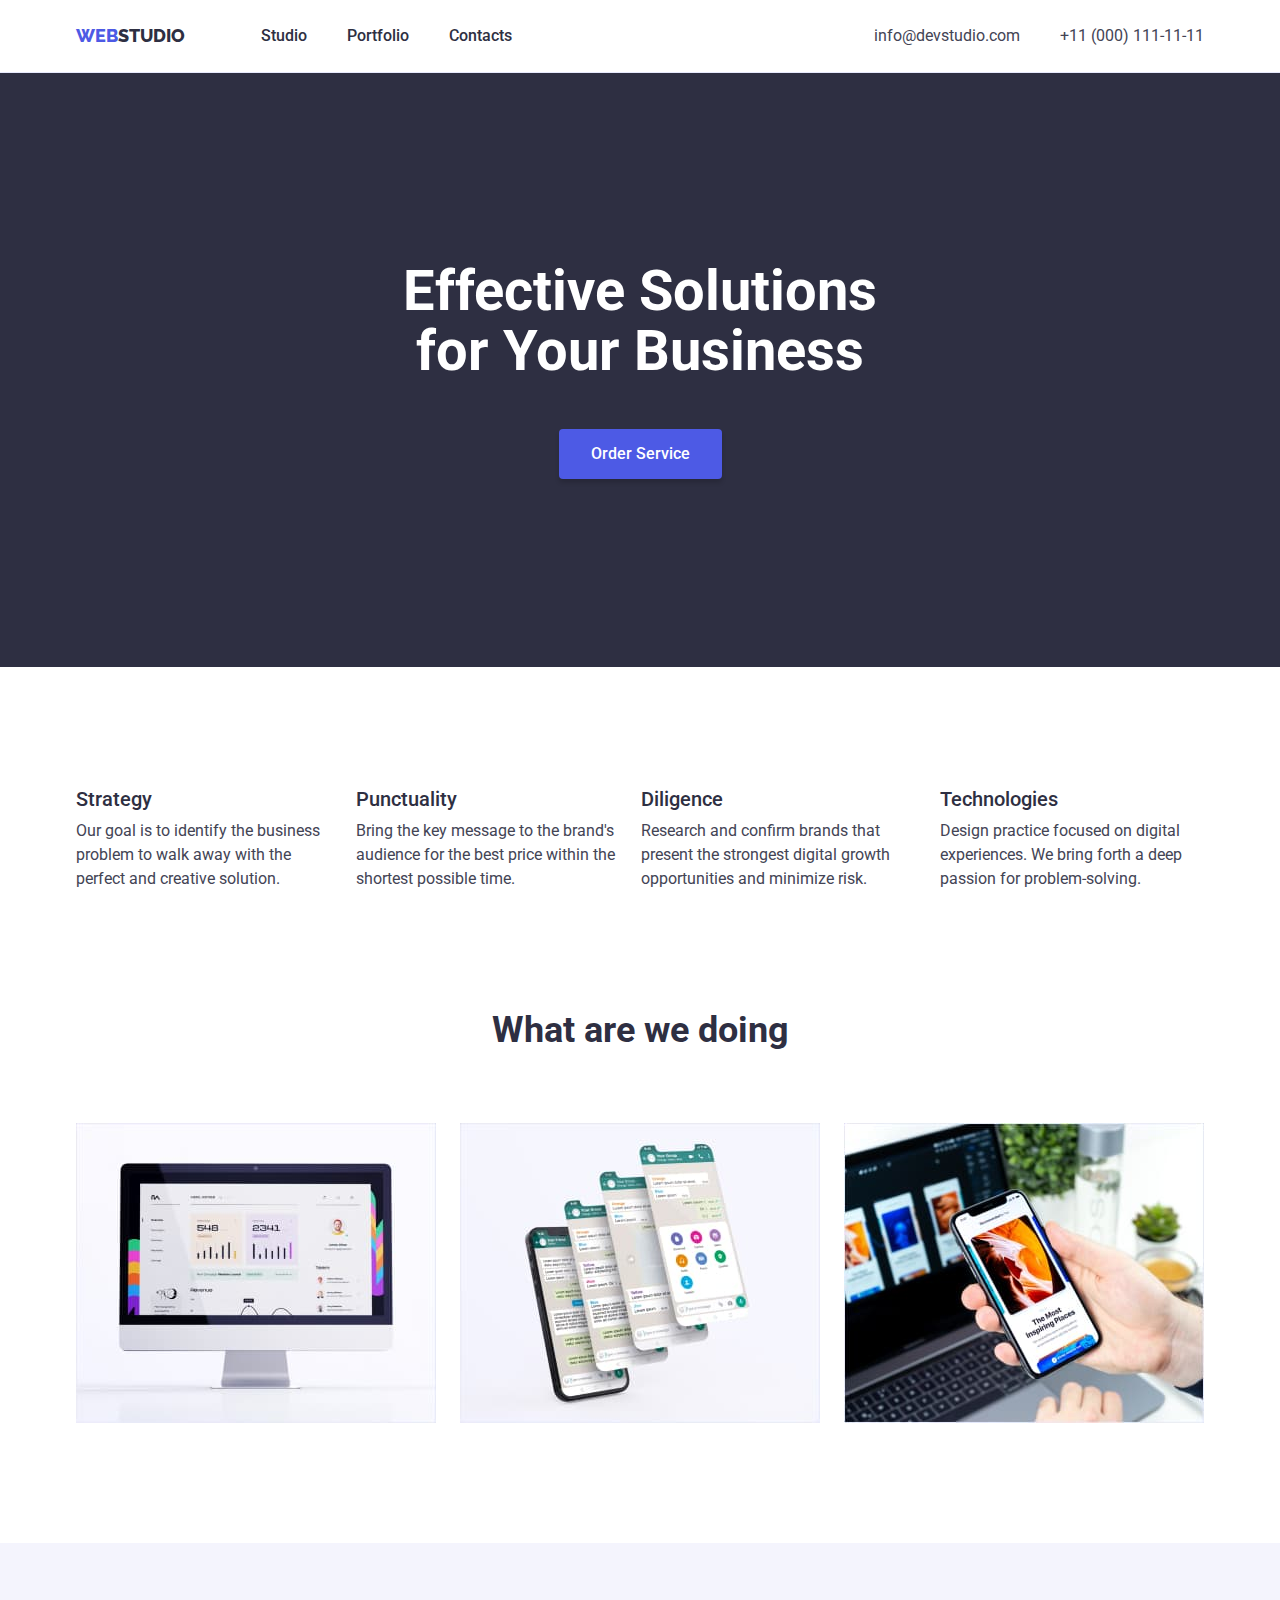
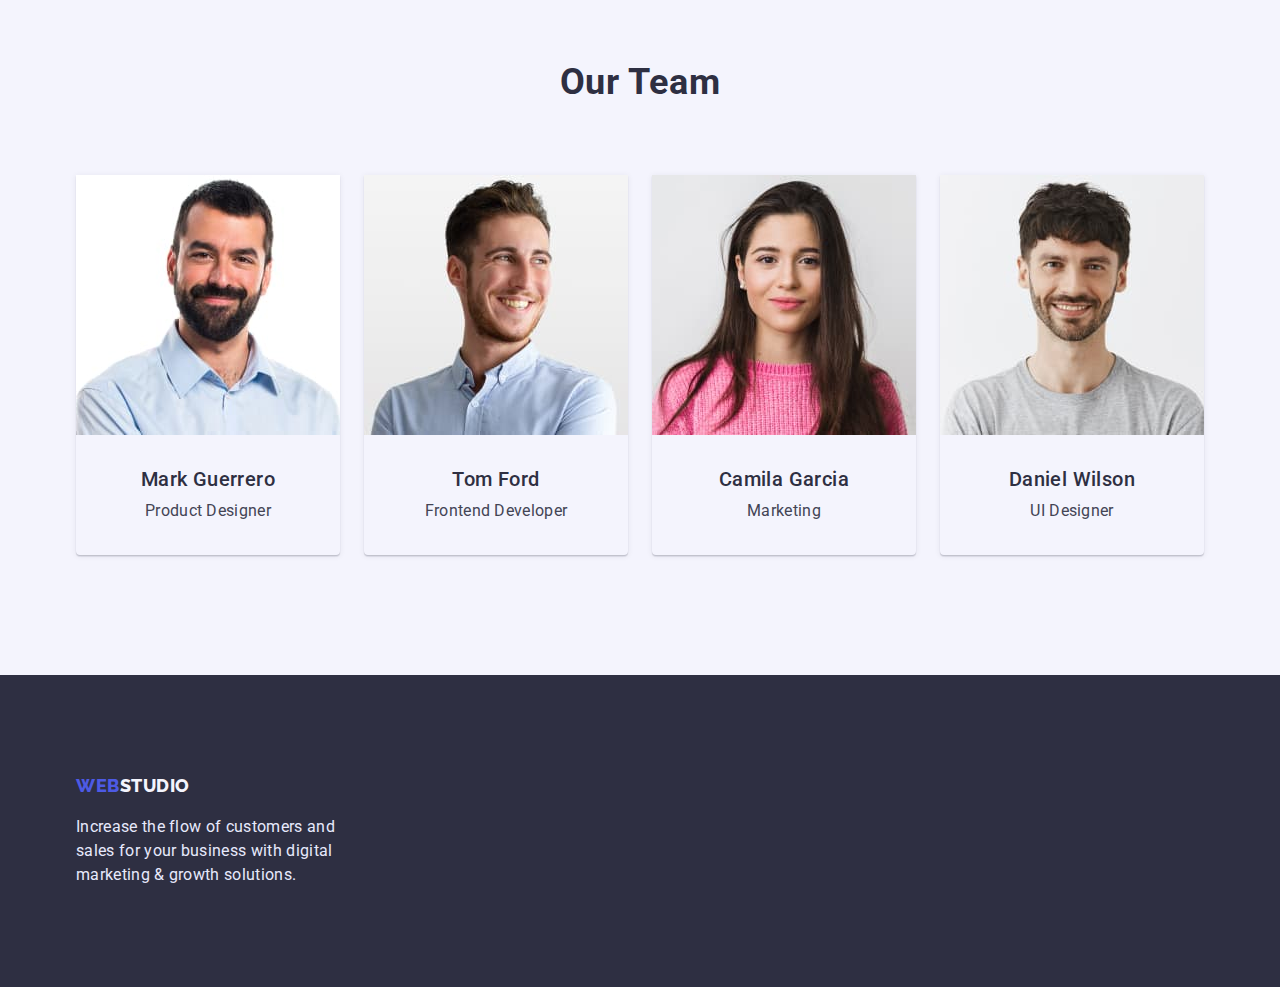
<file: index.html>
<!DOCTYPE html>
<html lang="en">
  <head>
    <meta charset="UTF-8" />
    <meta http-equiv="X-UA-Compatible" content="IE=edge" />
    <meta name="viewport" content="width=device-width, initial-scale=1.0" />
    <title>Document</title>
    <link
      rel="stylesheet"
      href="https://cdn.jsdelivr.net/npm/modern-normalize@1.1.0/modern-normalize.min.css"
    />
    <link rel="preconnect" href="https://fonts.googleapis.com" />
    <link rel="preconnect" href="https://fonts.gstatic.com" crossorigin />
    <link
      href="https://fonts.googleapis.com/css2?family=Raleway:wght@800&family=Roboto:wght@400;500;700;900&display=swap"
      rel="stylesheet"
    />
    <link rel="stylesheet" href="./css/styles.css" />
  </head>
  <body>
    <!--Шапка-->
    <header class="header">
      <div class="container flex-header">
        <nav class="nav">
          <a class="logo link" href="./index.html"
            ><span class="span-logo">Web</span>Studio</a
          >
          <ul class="menu list">
            <li class="menu-item">
              <a class="menu-list link" href="./index.html">Studio</a>
            </li>
            <li class="menu-item">
              <a class="menu-list link" href="./portfolio.html">Portfolio</a>
            </li>
            <li class="menu-item">
              <a class="menu-list link" href="">Contacts</a>
            </li>
          </ul>
        </nav>
        <!--контакти-->
        <ul class="header-contact list">
          <li class="contact-item">
            <a class="contact-link link" href="mailto:info@devstudio.com"
              >info@devstudio.com</a
            >
          </li>
          <li class="contact-item">
            <a class="contact-link link" href="tel:+110001111111"
              >+11 (000) 111-11-11</a
            >
          </li>
        </ul>
      </div>
    </header>
    <main>
      <!--Hero-->
      <section class="hero">
        <div class="container">
          <h1 class="hero-title">
            Effective Solutions <br />
            for Your Business
          </h1>
          <button class="hero-btn" type="button">Order Service</button>
        </div>
      </section>
      <!--навички-->
      <section class="about">
        <div class="container">
          <h2 class="visually-hidden">Our qualities</h2>
          <ul class="about-list list">
            <li class="about-item">
              <h3 class="about-title">Strategy</h3>
              <p class="about-text">
                Our goal is to identify the business problem to walk away with
                the perfect and creative solution.
              </p>
            </li>
            <li class="about-item">
              <h3 class="about-title">Punctuality</h3>
              <p class="about-text">
                Bring the key message to the brand's audience for the best price
                within the shortest possible time.
              </p>
            </li>
            <li class="about-item">
              <h3 class="about-title">Diligence</h3>
              <p class="about-text">
                Research and confirm brands that present the strongest digital
                growth opportunities and minimize risk.
              </p>
            </li>
            <li class="about-item">
              <h3 class="about-title">Technologies</h3>
              <p class="about-text">
                Design practice focused on digital experiences. We bring forth a
                deep passion for problem-solving.
              </p>
            </li>
          </ul>
        </div>
      </section>
      <!--що ми робимо-->
      <section class="work">
        <div class="container">
          <h2 class="work-title">What are we doing</h2>
          <ul class="work-list list">
            <li class="work-item">
              <img
                src="./images/Rectangle1.jpg"
                alt="computer monitor"
                width="360"
                height="300"
              />
            </li>
            <li class="work-item">
              <img
                src="./images/Rectangle2.jpg"
                alt="smartphone"
                width="360"
                height="300"
              />
            </li>
            <li class="work-item">
              <img
                src="./images/Rectangle3.jpg"
                alt="smartphone with laptop"
                width="360"
                height="300"
              />
            </li>
          </ul>
        </div>
      </section>
      <!--our-team-->
      <section class="team-section">
        <div class="container">
          <h2 class="team-title">Our Team</h2>
          <ul class="team-list list">
            <li class="team-item">
              <img
                src="./images/Mark-Guerrero.jpg"
                alt="Mark-Guerrero"
                width="264"
                height="260"
              />
              <h3 class="title-team">Mark Guerrero</h3>
              <p class="team-text">Product Designer</p>
            </li>
            <li class="team-item">
              <img
                src="./images/Tom-Ford.jpg"
                alt="Tom-Ford"
                width="264"
                height="260"
              />
              <h3 class="title-team">Tom Ford</h3>
              <p class="team-text">Frontend Developer</p>
            </li>
            <li class="team-item">
              <img
                src="./images/Camila-Garcia.jpg"
                alt="Camila-Garcia"
                width="264"
                height="260"
              />
              <h3 class="title-team">Camila Garcia</h3>
              <p class="team-text">Marketing</p>
            </li>
            <li class="team-item">
              <img
                src="./images/Daniel-Wilson.jpg"
                alt="Daniel-Wilson"
                width="264"
                height="260"
              />
              <h3 class="title-team">Daniel Wilson</h3>
              <p class="team-text">UI Designer</p>
            </li>
          </ul>
        </div>
      </section>
    </main>
    <footer class="footer">
      <div class="container">
        <a class="logo-footer link" href="./index.html"
          ><span class="footer-span-logo">Web</span>Studio</a
        >
        <p class="footer-text">
          Increase the flow of customers and sales for your business with
          digital marketing & growth solutions.
        </p>
      </div>
    </footer>
  </body>
</html>
</file>
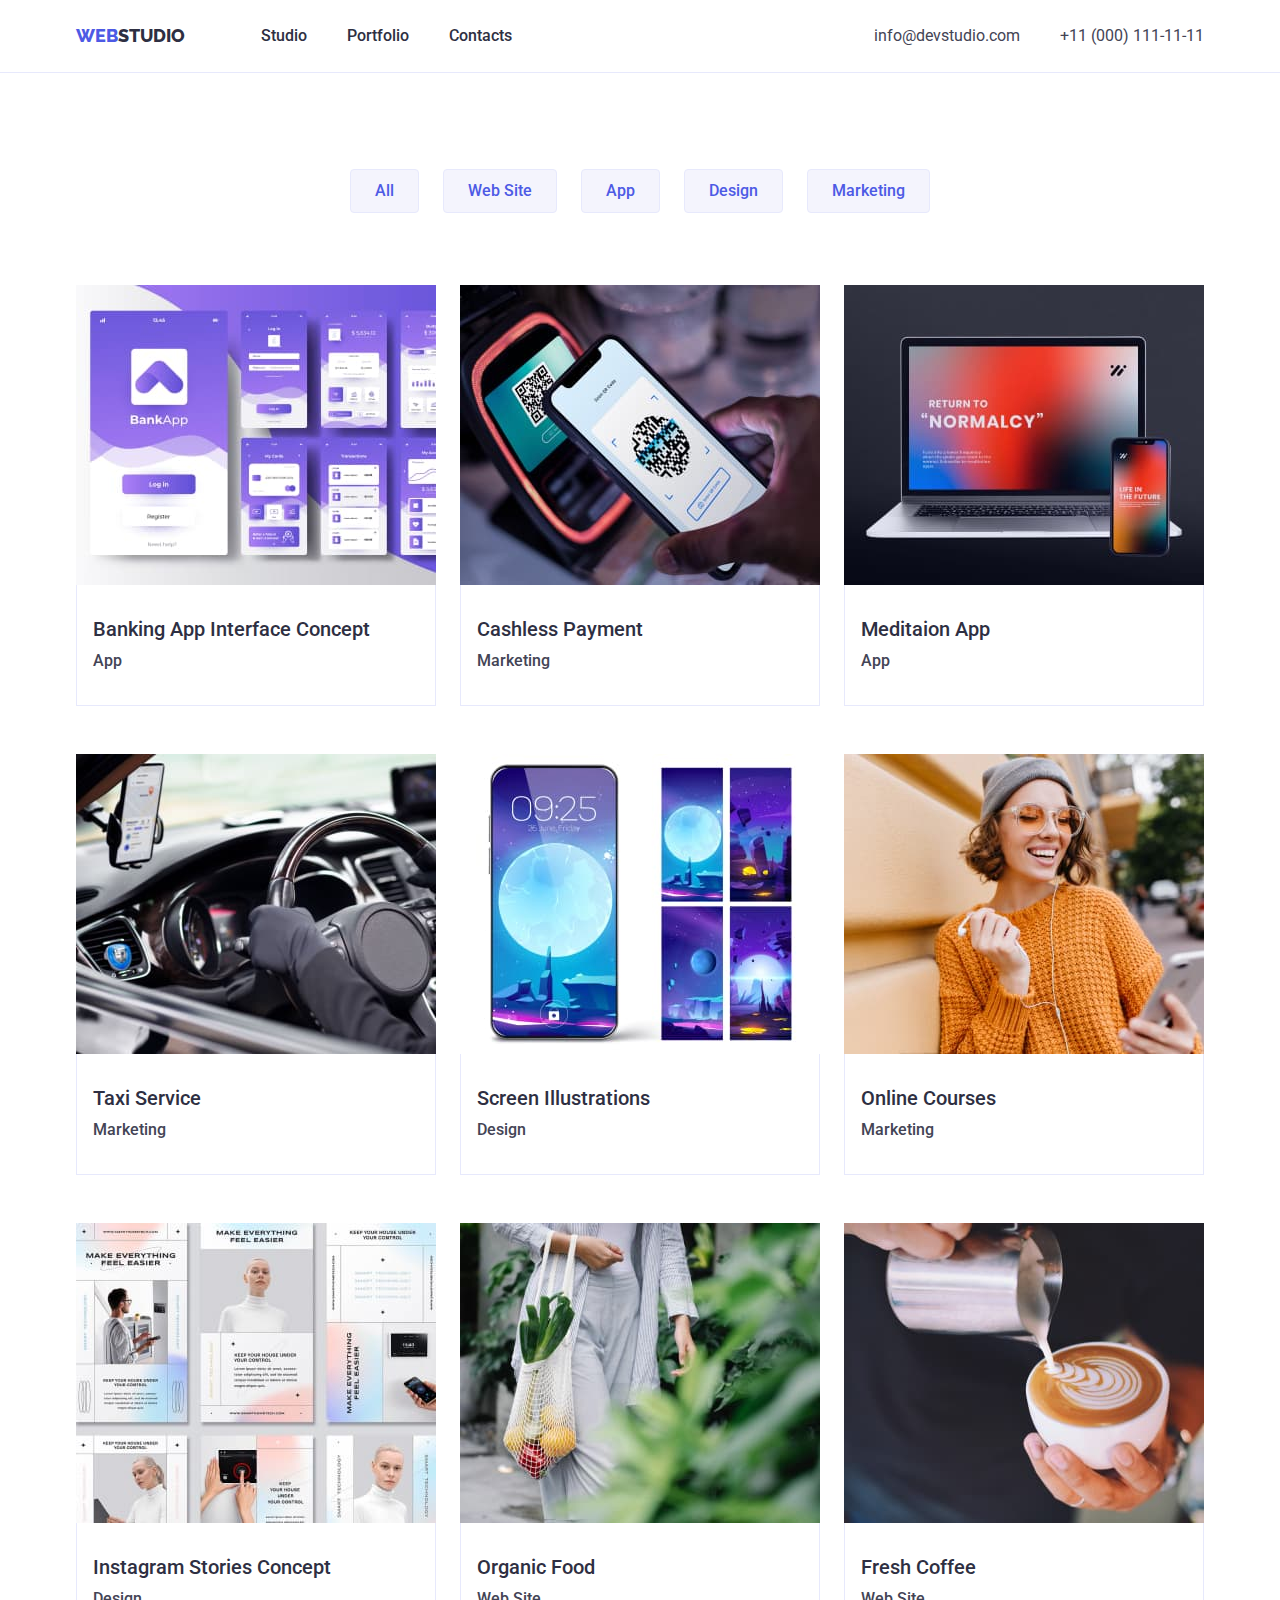
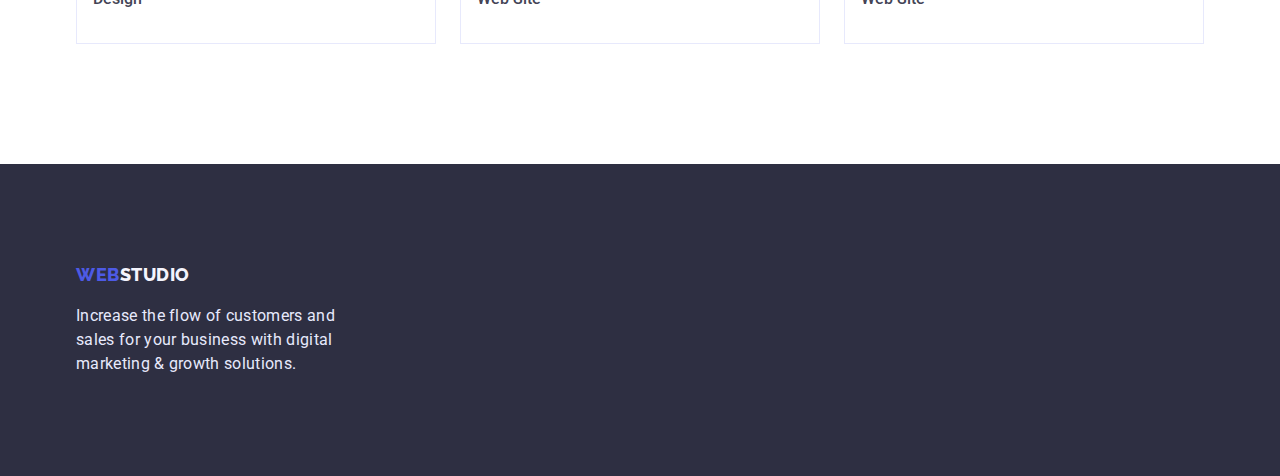
<file: portfolio.html>
<!DOCTYPE html>
<html lang="en">
  <head>
    <meta charset="UTF-8" />
    <meta http-equiv="X-UA-Compatible" content="IE=edge" />
    <meta name="viewport" content="width=device-width, initial-scale=1.0" />
    <title>Document</title>
    <link
      rel="stylesheet"
      href="https://cdn.jsdelivr.net/npm/modern-normalize@1.1.0/modern-normalize.min.css"
    />
    <link rel="preconnect" href="https://fonts.googleapis.com" />
    <link rel="preconnect" href="https://fonts.gstatic.com" crossorigin />
    <link
      href="https://fonts.googleapis.com/css2?family=Raleway:wght@800&family=Roboto:wght@400;500;700;900&display=swap"
      rel="stylesheet"
    />
    <link rel="stylesheet" href="./css/styles.css" />
  </head>
  <body>
    <header class="header">
      <div class="container flex-header">
        <nav class="nav">
          <a class="logo link" href="./index.html"
            ><span class="span-logo">Web</span>Studio</a
          >
          <ul class="menu list">
            <li class="menu-item">
              <a class="menu-list link" href="./index.html">Studio</a>
            </li>
            <li class="menu-item">
              <a class="menu-list link" href="./portfolio.html">Portfolio</a>
            </li>
            <li class="menu-item">
              <a class="menu-list link" href="">Contacts</a>
            </li>
          </ul>
        </nav>
        <!--контакти-->
        <ul class="header-contact list">
          <li class="contact-item">
            <a class="contact-link link" href="mailto:info@devstudio.com"
              >info@devstudio.com</a
            >
          </li>
          <li class="contact-item">
            <a class="contact-link link" href="tel:+110001111111"
              >+11 (000) 111-11-11</a
            >
          </li>
        </ul>
      </div>
    </header>
    <main>
      <section class="section-portfolio">
        <div class="container">
          <h1 class="visually-hidden">Portfolio</h1>
          <ul class="filtr list">
            <li class="filtr-item">
              <button class="filtr-btn" type="button">All</button>
            </li>
            <li class="filtr-item">
              <button class="filtr-btn" type="button">Web Site</button>
            </li>
            <li class="filtr-item">
              <button class="filtr-btn" type="button">App</button>
            </li>
            <li class="filtr-item">
              <button class="filtr-btn" type="button">Design</button>
            </li>
            <li class="filtr-item">
              <button class="filtr-btn" type="button">Marketing</button>
            </li>
          </ul>
          <ul class="portfolio-list list">
            <li class="portfolio-item">
              <a class="link" href="">
                <img
                  src="./images/banking.jpg"
                  alt="banking"
                  width="360"
                  height="300"
                />
                <div class="portfolio-card">
                  <h2 class="portfolio-title">Banking App Interface Concept</h2>
                  <p class="portfolio-text">App</p>
                </div>
              </a>
            </li>
            <li class="portfolio-item">
              <a class="link" class="link" href="">
                <img
                  src="./images/cashless.jpg"
                  alt="paymenty"
                  width="360"
                  height="300"
                />
                <div class="portfolio-card">
                  <h2 class="portfolio-title">Cashless Payment</h2>
                  <p class="portfolio-text">Marketing</p>
                </div>
              </a>
            </li>
            <li class="portfolio-item">
              <a class="link" href="">
                <img
                  src="./images/meditaion.jpg"
                  alt="meditaion app"
                  width="360"
                  height="300"
                />
                <div class="portfolio-card">
                  <h2 class="portfolio-title">Meditaion App</h2>
                  <p class="portfolio-text">App</p>
                </div>
              </a>
            </li>
            <li class="portfolio-item">
              <a class="link" href="">
                <img
                  src="./images/taxi.jpg"
                  alt="Taxi Service"
                  width="360"
                  height="300"
                />
                <div class="portfolio-card">
                  <h2 class="portfolio-title">Taxi Service</h2>
                  <p class="portfolio-text">Marketing</p>
                </div>
              </a>
            </li>
            <li class="portfolio-item">
              <a class="link" href="">
                <img
                  src="./images/screen.jpg"
                  alt="Screen Illustrations"
                  width="360"
                  height="300"
                />
                <div class="portfolio-card">
                  <h2 class="portfolio-title">Screen Illustrations</h2>
                  <p class="portfolio-text">Design</p>
                </div>
              </a>
            </li>
            <li class="portfolio-item">
              <a class="link" href="">
                <img
                  src="./images/online.jpg"
                  alt="Online Courses"
                  width="360"
                  height="300"
                />
                <div class="portfolio-card">
                  <h2 class="portfolio-title">Online Courses</h2>
                  <p class="portfolio-text">Marketing</p>
                </div>
              </a>
            </li>
            <li class="portfolio-item">
              <a class="link" href="">
                <img
                  src="./images/instagram.jpg"
                  alt="Instagram Stories Concept"
                  width="360"
                  height="300"
                />
                <div class="portfolio-card">
                  <h2 class="portfolio-title">Instagram Stories Concept</h2>
                  <p class="portfolio-text">Design</p>
                </div>
              </a>
            </li>
            <li class="portfolio-item">
              <a class="link" href="">
                <img
                  src="./images/organic.jpg"
                  alt="Organic Food"
                  width="360"
                  height="300"
                />
                <div class="portfolio-card">
                  <h2 class="portfolio-title">Organic Food</h2>
                  <p class="portfolio-text">Web Site</p>
                </div>
              </a>
            </li>
            <li class="portfolio-item">
              <a class="link" class="link" href="">
                <img
                  src="./images/fresh.jpg"
                  alt="Fresh Coffee"
                  width="360"
                  height="300"
                />
                <div class="portfolio-card">
                  <h2 class="portfolio-title">Fresh Coffee</h2>
                  <p class="portfolio-text">Web Site</p>
                </div>
              </a>
            </li>
          </ul>
        </div>
      </section>
    </main>
    <footer class="footer">
      <div class="container">
        <a class="logo-footer link" href="./index.html"
          ><span class="footer-span-logo">Web</span>Studio</a
        >
        <p class="footer-text">
          Increase the flow of customers and sales for your business with
          digital marketing & growth solutions.
        </p>
      </div>
    </footer>
  </body>
</html>
</file>
<file: css/styles.css>
:root {
  --NAVY-BLUE: #2e2f42;
  --IRIS: #4d5ae5;
  --HOVER: #434455;
  --white: #ffffff;
}

/* основной текст NAVY BLUE  color: #2E2F42*/
/* заголовок секции герой color: #FFFFFF; */
/* вторичный текст SLATE color: #434455; */
/* текст футер логотипа CLOUD  IRIS color: #4D5AE5; color: #F4F4FD; */
/* текст футер CORNFLOWER color: #E7E9FC; */
/* твет акцент IRIS color: #4D5AE5; */
/* цвет фона темный NAVY BLUE background: #2E2F42;*/
/* цвет фона светлый background: #F4F4FD; */
/* цвет фона белый background: #FFFFFF; */

/* сброс стилей */
h1,
h2,
h3,
h4,
h5,
h6,
p {
  margin-top: 0;
  margin-bottom: 0;
}

ul,
ol {
  margin-top: 0;
  margin-bottom: 0;
  padding-left: 0;
}

.link {
  text-decoration: none;
}

.list {
  list-style: none;
}

img {
  display: block;
  max-width: 100%;
}

/* end */

/* глобальные */

body {
  font-family: "Roboto";
  font-weight: 500;
  font-size: 16px;
  line-height: 1.5;
  color: var(--NAVY-BLUE);
}

button {
  cursor: pointer;
}

/* end */

/* container */

.container {
  width: 1158px;
  margin: auto;
  padding: 0 15px;
}

/* end */

/* Хедер */

.header {
  padding: 24px 0;
  border-bottom: 1px solid #e7e9fc;
}

.logo {
  font-family: "Raleway";
  font-weight: 800;
  font-size: 18px;
  line-height: 1.3;
  color: var(--NAVY-BLUE);
  text-transform: uppercase;
  margin-right: 76px;
}

.logo:focus {
  color: var(--IRIS);
}

.span-logo {
  color: var(--IRIS);
}

.nav {
  display: flex;
}
.menu {
  display: flex;
}

.menu-item:not(:last-child) {
  margin-right: 40px;
}

.menu-list {
  font-weight: 500;
  font-size: 16px;
  line-height: 1.5;
  color: var(--NAVY-BLUE);
}
.menu-list:hover,
.menu-list:focus {
  color: var(--IRIS);
}

.header-contact {
  display: flex;
  margin-left: auto;
}

.contact-link {
  font-weight: 400;
  font-size: 16px;
  line-height: 1.5;
  color: var(--HOVER);
}

.contact-link:hover,
.contact-link:focus {
  color: var(--IRIS);
}
.flex-header {
  display: flex;
}

.contact-item:not(:last-child) {
  margin-right: 40px;
}
/* end */

/* heto */

.hero {
  background-color: var(--NAVY-BLUE);
  padding: 188px 0;
  text-align: center;
}

.hero-title {
  color: var(--white);
  font-weight: 700;
  font-size: 56px;
  line-height: 60px;
  margin-bottom: 48px;
  /* width: 494px; */
}

.hero-btn {
  background: #4d5ae5;
  color: var(--white);
  font-weight: 500;
  box-shadow: 0px 4px 4px rgba(0, 0, 0, 0.15);
  border-radius: 4px;
  padding: 16px 32px;
  border: none;
}

.hero-btn:hover,
.hero-btn:focus {
  background-color: #404bbf;
}

/* end */

/* about */

.about {
  padding: 120px 0;
}

.visually-hidden {
  position: absolute;
  white-space: nowrap;
  width: 1px;
  height: 1px;
  overflow: hidden;
  border: 0;
  padding: 0;
  clip: rect(0 0 0 0);
  clip-path: inset(50%);
  margin: -1px;
}

.about-list {
  display: flex;
}

.about-item {
  width: calc((100%-72) / 4);
  margin-right: 24px;
}

.about-item:last-child {
  margin-right: 0;
}

.about-title {
  font-weight: 500;
  font-size: 20px;
  line-height: 24px;
  margin-bottom: 8px;
}

.about-text {
  color: var(--HOVER);
  font-weight: 400;
  font-size: 16px;
  line-height: 1.5;
}

/* end */

/* work */

.work {
  padding-bottom: 120px;
}

.work-title {
  text-align: center;
  font-size: 36px;
  line-height: 1.1;
  margin-bottom: 72px;
}

.work-list {
  display: flex;
}

.work-item {
  width: calc((100%-48) / 3);
  margin-right: 24px;
}

.work-item:last-child {
  margin: 0;
}

/* end */

/* team */

.team-section {
  padding: 120px 0;
  background-color: #f4f4fd;
}

.team-list {
  display: flex;
}

.team-title {
  font-size: 36px;
  line-height: 1.1;
  text-align: center;
  letter-spacing: 0.02em;
  text-transform: capitalize;
  margin-bottom: 72px;
  color: var(--NAVY-BLUE);
}

.team-item {
  box-shadow: 0px 1px 6px rgba(46, 47, 66, 0.08),
    0px 1px 1px rgba(46, 47, 66, 0.16), 0px 2px 1px rgba(46, 47, 66, 0.08);
  border-radius: 0px 0px 4px 4px;
  width: calc((100%-72) / 4);
  margin-right: 24px;
}

.team-item:last-child {
  margin-right: 0;
}

.title-team {
  font-weight: 500;
  font-size: 20px;
  line-height: 1.2;
  text-align: center;
  letter-spacing: 0.02em;
  color: var(--NAVY-BLUE);
  margin-bottom: 8px;
  margin-top: 32px;
}

.team-text {
  font-weight: 400;
  font-size: 16px;
  line-height: 1.5;
  text-align: center;
  letter-spacing: 0.02em;
  color: var(--HOVER);
  margin-bottom: 32px;
}

/* end */

.footer {
  background-color: var(--NAVY-BLUE);
  padding: 100px 0;
}

.logo-footer {
  font-family: "Raleway";
  font-weight: 800;
  font-size: 18px;
  line-height: 1.2;
  letter-spacing: 0.03em;
  text-transform: uppercase;
  color: #f4f4fd;
}

.footer-span-logo {
  color: var(--IRIS);
}

.footer-text {
  color: #e7e9fc;
  font-family: "Roboto";
  font-weight: 400;
  font-size: 16px;
  line-height: 1.5;
  letter-spacing: 0.02em;
  width: 264px;
  margin-top: 16px;
}

/* portfolio */

/* filrt */
.section-portfolio {
  padding-top: 96px;
  padding-bottom: 120px;
}

.filtr {
  display: flex;
  justify-content: center;
  margin-bottom: 72px;
}

.filtr-item:not(:last-child) {
  margin-right: 24px;
}

.filtr-btn {
  background-color: #f4f4fd;
  color: var(--IRIS);
  font-weight: 500;
  border-radius: 4px;
  padding: 12px 24px;
  border: 1px solid #e7e9fc;
}

.filtr-btn:focus,
.filtr-btn:hover {
  color: var(--white);
  font-weight: 500;
  background: #404bbf;
  box-shadow: 0px 3px 1px rgba(0, 0, 0, 0.1), 0px 2px 1px rgba(0, 0, 0, 0.08),
    0px 2px 2px rgba(0, 0, 0, 0.12);
  border: 1px solid #404bbf;
  border-radius: 4px;
  padding: 12px 24px;
}

/* end */

/* portfolio-list */

.portfolio-list {
  display: flex;
  flex-wrap: wrap;
  /* column-gap: 24px;
  row-gap: 48px; */
}

.portfolio-item {
  width: calc((100% - 48px) / 3);
  margin-right: 24px;
  /* margin-bottom: 48px; */
}

.portfolio-item:nth-child(3n) {
  margin: 0;
}

.portfolio-item:nth-last-of-type(n + 4) {
  margin-bottom: 48px;
}

.portfolio-title {
  font-weight: 500;
  font-size: 20px;
  line-height: 1.2;
  color: var(--NAVY-BLUE);
  margin-bottom: 8px;
}

.portfolio-text {
  font-size: 16px;
  line-height: 1.5;
  color: var(--HOVER);
}

.portfolio-card {
  padding: 32px 16px;
  border: 1px solid #e7e9fc;
  border-top: 0;
}

/* end */
</file>
